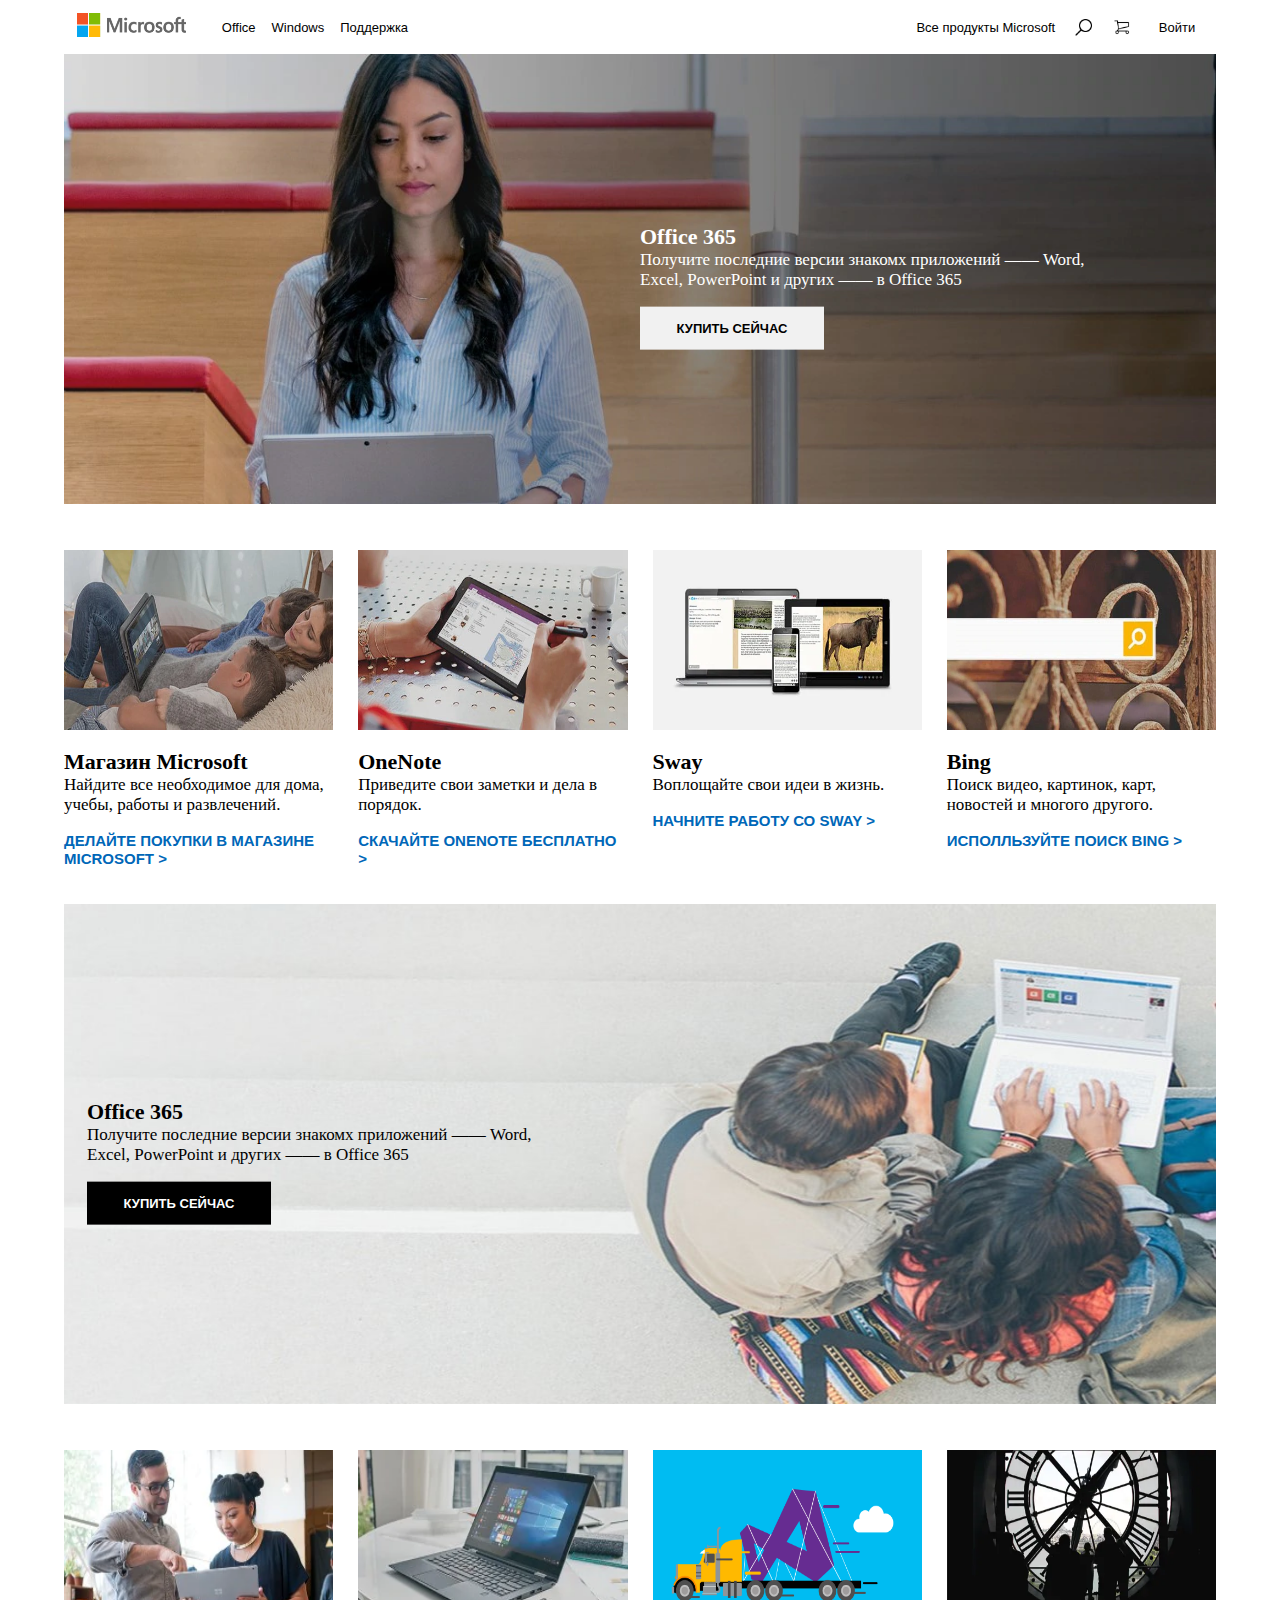
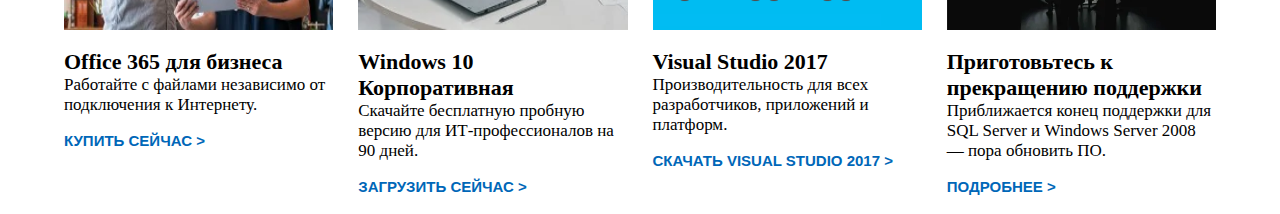
<file: index.html>
<!DOCTYPE html>
<html>
    <head>
        <meta charset="UTF-8">
        <title>Microsoft</title>
        <link href="style.css" rel="stylesheet">
    </head>
    <body>                  
                <div class = "grid-header">
                    <div class="logo">
                        <img src="image/MicrosoftLogo.jpg">
                    </div>
                    <div class ="links" >
                            <ul class="menu visible">
                                    <li><img class="menu-image" src="image/menu.png"></a>
                                        <ul class="submenu">
                                            <li><a href=#>Office</a></li>
                                            <li><a href=#>Windows</a></li>
                                            <li><a href=#>ПО</a></li>
                                            <li><a href=#>Развлечения</a></li>
                                            <li><a href=#>Дляразработчиков и ИТ</a></li>
                                            <li><a href=#>Другое</a></li>
                                            <li><a href=#>Просмотреть все</a></li>
                                        </ul>
                                    </li>                                
                            </ul>

                        <img class="img-store visible"  src="image/Search.png"> 
                        <a class="hidden" href="mm">Office</a>
                        <a class="hidden" href="mm">Windows</a>
                        <a class="hidden" href="mm">Поддержка</a>
                    </div>

                    <div class = "buttons">
                                                     
                            <ul class="menu hidden">
                                    <li><a href=#>Все продукты Microsoft</a>
                                        <ul class="submenu">
                                            <li><a href=#>Office</a></li>
                                            <li><a href=#>Windows</a></li>
                                            <li><a href=#>ПО</a></li>
                                            <li><a href=#>Развлечения</a></li>
                                            <li><a href=#>Дляразработчиков и ИТ</a></li>
                                            <li><a href=#>Другое</a></li>
                                            <li><a href=#>Просмотреть все</a></li>
                                        </ul>
                                    </li>                                
                            </ul>      
                        <img class="img-store hidden" src="image/Search.png">  
                        <img class="img-store" src="image/Store.png">  
                        <a href="mm">Войти</a>
                    </div>


                </div>                    
                
                <div class="grid-content">
                    <div class="big">
                        <img class="big-image" src="image/RE2lEVRbig.webp" />
                        <div class="text-block">
                            <h1>Office 365</h1>
                            <p>Получите последние версии знакомх приложений —— Word,<br> Excel, PowerPoint и других  —— в Office 365</p>
                            <button class="btn" style="vertical-align:middle"><span>КУПИТЬ СЕЙЧАС </span></button>
                        </div>
                    </div>

                    <div class="small1">
                        <img class="small-image" src="image/RW6iBn.webp" />
                        <h1>Магазин Microsoft</h1>
                        <p>Найдите все необходимое для дома, учебы, работы и развлечений.</p>
                        <a href="mm">ДЕЛАЙТЕ ПОКУПКИ  В МАГАЗИНЕ MICROSOFT ></a>
                    </div>
                    <div class="small2">
                        <img class="small-image" src="image/REGxSz.webp" />
                        <h1>OneNote</h1>
                        <p>Приведите свои заметки и дела в порядок.</p>
                        <a href="mm">СКАЧАЙТЕ ONENOTE БЕСПЛАТНО ></a>    
                    </div>
                    <div class="small3">
                        <img class="small-image" src="image/RW6iBe.webp" />
                        <h1>Sway</h1>
                        <p>Воплощайте свои идеи в жизнь.</p> 
                        <a href="mm">НАЧНИТЕ РАБОТУ СО SWAY ></a>
                    </div>
                    <div  class="small4">
                        <img class="small-image"  src="image/RW6iB9.webp" />
                        <h1>Bing</h1>
                        <p>Поиск видео, картинок, карт, новостей и многого другого.</p> 
                        <a href="mm">ИСПОЛЛЬЗУЙТЕ ПОИСК BING ></a>
                    </div>


                    <div class="big1">
                            <img class="big-image" src="image/RW6iBk.jpg" />
                            <div class="text-block">
                                    <h1>Office 365</h1>
                                    <p>Получите последние версии знакомх приложений —— Word,<br> Excel, PowerPoint и других  —— в Office 365</p>
                                    <button class="btn" style="vertical-align:middle"><span>КУПИТЬ СЕЙЧАС </span></button>
                                </div>
                    </div>
                    
                    
                    <div class="small5">
                        <img class="small-image" src="image/RE2mheW.webp" />
                        <h1>Office 365 для бизнеса</h1>
                        <p>Работайте с файлами независимо от подключения к Интернету.</p>
                        <a href="mm">КУПИТЬ СЕЙЧАС ></a>
                    </div>
                    <div class="small6">
                        <img class="small-image" src="image/RE1CmIw.webp" />
                        <h1>Windows 10 Корпоративная</h1>
                        <p>Скачайте бесплатную пробную версию для ИТ-профессионалов на 90 дней.</p>
                        <a href="mm">ЗАГРУЗИТЬ СЕЙЧАС ></a>    
                    </div>
                    <div class="small7">
                        <img class="small-image" src="image/RW6iBp.png" />
                        <h1>Visual Studio 2017</h1>
                        <p>Производительность для всех разработчиков, приложений и платформ.</p> 
                        <a href="mm">СКАЧАТЬ VISUAL STUDIO 2017 ></a>
                    </div>
                    <div  class="small8">
                        <img class="small-image"  src="image/RE2n9C8.webp" />
                        <h1>Приготовьтесь к прекращению поддержки</h1>
                        <p>Приближается конец поддержки для SQL Server и Windows Server 2008 — пора обновить ПО.</p> 
                        <a href="mm">ПОДРОБНЕЕ ></a>
                    </div>
                </div>


    </body>
    
</html>
</file>
<file: style.css>
body{
    margin: 0px;    
}

.grid-header
{
display: grid;
margin-right: 6%;
margin-left: 6%;
grid-auto-columns: 137px 4fr 6fr;
grid-auto-flow: row;
grid-auto-rows: 54px;
font-size: 13px; 
align-items: center;
grid-template-areas: 
"logo links buttons";

}

.logo {
    grid-area: logo;
    
}
img {
    max-width: 100%;
    height: 80%;
    width: 80%;
}
.links {
    grid-area: links;
    display: flex;
    flex-direction: row;
    align-items: center;   
}

.buttons{
    grid-area: buttons;
    display: flex;
    justify-content: flex-end;
    align-items: center;

}
.img-store{
    width: 21px;
    height: 21px;
    padding-right: 3%;
}


a {
    margin : 8px;
    text-decoration: none;
    color: black;
    width: auto;
    height: 100%;
    font-size: 13px;    
    font-family: 'Segoe UI', Tahoma, Geneva, Verdana, sans-serif;
}

a:hover
{    
text-decoration-line:  underline ;
}

.grid-content{
display: grid;
grid-template-columns: 1fr 1fr 1fr 1fr;
grid-template-rows: 450px 400px 500px 400px;
grid-column-gap: 25px;
padding: 0px 5% 10px 5%;
grid-template-areas: 
"big big big big"
"small1 small2 small3 small4"
"big1 big1 big1 big1"
"small5 small6 small7 small8";
}
.visible{   
    display: none; 
}
.hidden{    
}

.big{
    position: relative;
    grid-area: big;
    grid-column: 1/-1;       
    display: flex;
    justify-content: center;  

}
.big1{
    position: relative;
    grid-area: big1;
    grid-column: 1/-1;       
    display: flex;
    justify-content: center;  
    flex-direction: column;
    
}

h1{    
    margin-bottom: 0px;
    font-size: 22px;
    font-style: normal;
    font-weight: 550; 
}


p{
    margin-top: 0px;
    font-size: 17px;
    
}

.big-image{
    width: 100%;
    height: 100%;
}

.small-image{    
    padding-top: 17%;
    width: 100%;
    height: 45%;
}


.grid-content a{    
    margin-left: 0;
    color: #0067b8;
    height: 100%;
    font-size: 15px ;  
    font-weight: 600; 
}

.big .text-block{
 position: absolute;
top: 50%;
left: 75%;
width: 50%;
transform: translate(-50%, -50%);
display: flex;
justify-content: start;
flex-direction: column;
color: white;    
}

.big1 .text-block
{
    position: absolute;
    top: 50%;
    left: 27%;
    width: 50%;
    transform: translate(-50%, -50%);
    display: flex;
    justify-content: start;
    flex-direction: column;
}

.big1 .btn{
    background-color: black;
    color: white;
}


 .btn {    
    width: 184px;
    height: 43px;
    background-color: #f1f1f1;  
    align-items: center; 
    padding: 11px 30px;
    border: none;
    cursor: pointer;    
}

.btn span {
    cursor: pointer;
    display: inline-block;
    position: relative;
    transition: 0.5s;
    font-size: 13px;
    font-weight: bold;

  }
  
  .btn span:after {
    content: '\00bb';    
    position: absolute;
    opacity: 0;
    top: 0;
    right: -20px;
    transition: 0.5s;
  }
  
  .btn:hover span {
    padding-right: 15px;
    text-decoration-line:  underline ;

  }
  
  .btn:hover span:after {
    opacity: 1;
    right: 0;
  }

.menu-image{
   width: 48px;
   height: 48px;
}

ul {      
    z-index: 100;
    display: block;
    margin: 0;
    padding: 0;
    list-style: none;
    color: black;
}
ul:after {
    display: block;
    content: ' ';
    clear: both;
    float: none;
}
ul.menu > li {
    float: left;
    position: relative;
}
ul.menu > li > a {
    display: block;
    padding: 10px;
    
    background-color: white;
    text-decoration: none;
}
ul.menu > li > a:hover {
    text-decoration: underline;
}
ul.submenu {
    display: none;
    position: absolute;
    top: 37px;
    left: 0;
    background-color: #e6e6e6;
    border: 1px solid #e6e6e6;
    color: black;
}
ul.submenu > li {
    display: block;
}
ul.submenu > li > a {
    display: block;
    padding: 10px;
    color: black;
    background-color: #e6e6e6;
    text-decoration: none;
}
ul.submenu > li > a:hover {
    text-decoration: underline;
}
ul.menu > li:hover > ul.submenu {
    display: block;
   
}













@media (max-width: 840px) {
	.grid-content {
		grid-template-columns: 1fr 1fr;
        grid-template-rows:  1.5fr 1fr 1fr 1.5fr 1fr 1fr;
        grid-template-areas: 
        "big big"
        "small1 small2"
        "small3 small4"
        "big1 big1"
        "small5 small6" 
        "small7 small8";
    }
    .grid-header{
        margin-right: 0%;
       margin-left: 0%;
        grid-auto-columns:  1fr 137px 1fr;
        grid-auto-flow: row;
        grid-auto-rows: 54px;
        font-size: 13px; 
        align-items: center;
        grid-template-areas: 
        "links logo buttons";

    }
    .visible{
        display: block;
    }
    .hidden{
        display: none;
    }
    .big{
        display: flex;
        flex-direction: column;
    }
    .big-image{
        height: 60%;
    }
    .big .text-block {
        display: flex;
        height: 40%;
        position: relative;
        top: 20%;
        left: 50%;
        width: 100%;
        background-color: #333; 
         align-items: center;
         justify-content: center;
    }
    .big1 .text-block {
        display: flex;
        height: 40%;
        position: relative;
        top: 20%;
        left: 50%;
        width: 100%;
        background-color: #e6e6e6; 
        align-items: center;
        justify-content: center;
    }
}






@media (max-width: 540px) {
	.grid-content {
		grid-template-columns: 1fr;
        grid-template-rows:  1.2fr 0.8fr 0.8fr 0.8fr 0.8fr 1.2fr 0.8fr 0.8fr 0.8fr 0.8fr;
        row-gap: 30px;
        grid-template-areas: 
        "big"
        "small1 "
        "small2"
        "small3" 
        "small4"
        "big1"
        "small5"
        "small6" 
        "small7" 
        "small8";
    }
    .small-image{
        padding-top: 5%;
    }   
    .big .text-block {
        height: 50%;
    }
    .big .text-block {
        height: 50%;
    }
    .big-image{
        height: 50%;
    }
}
</file>
